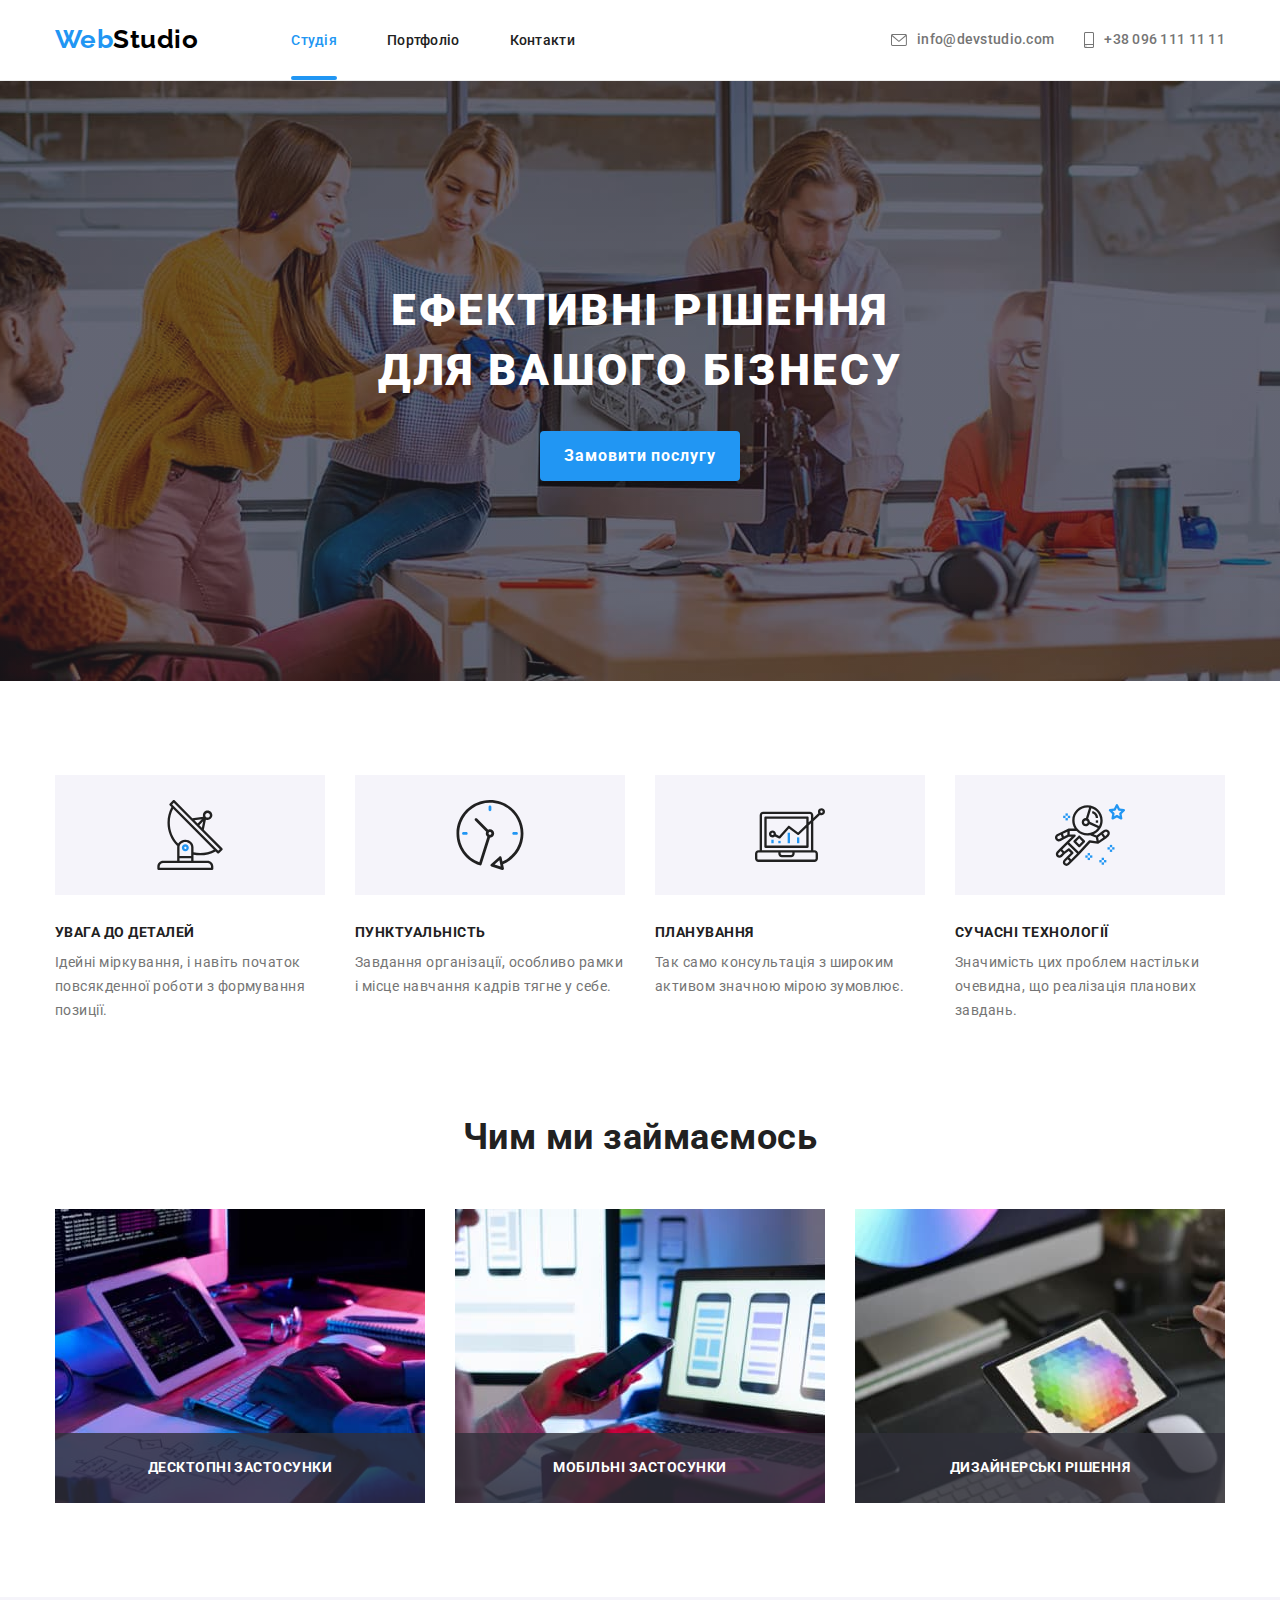
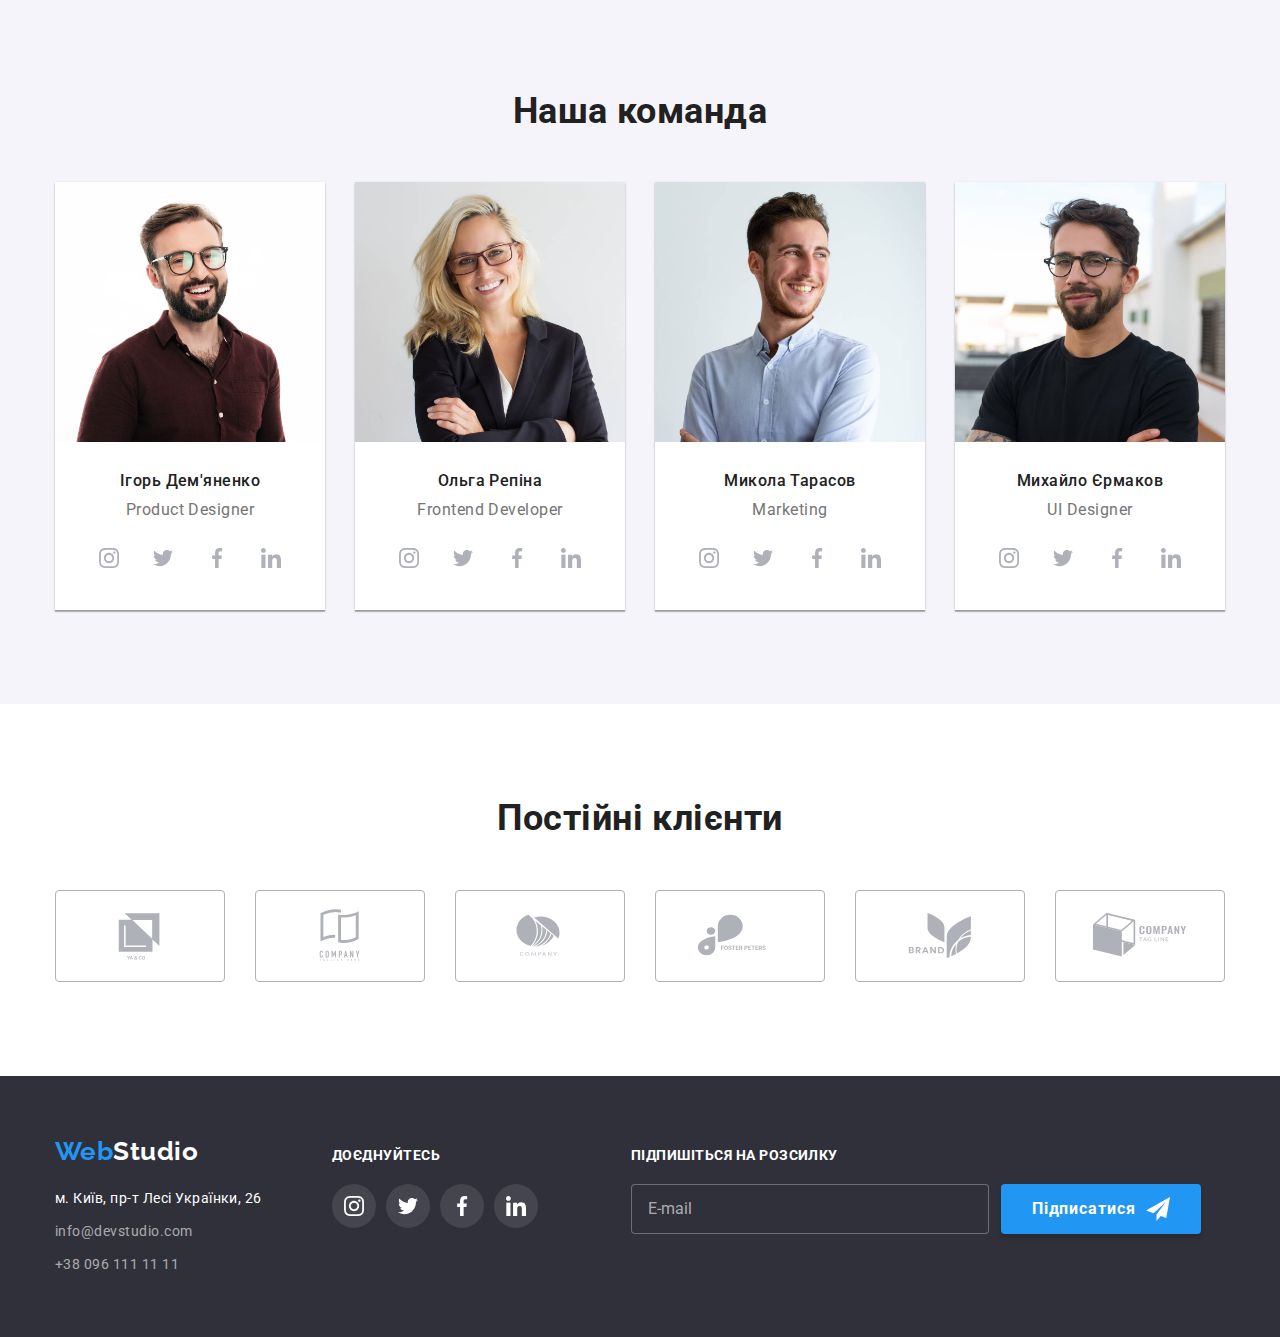
<file: index.html>
<!DOCTYPE html>
<html lang="ru">
  <head>
    <meta charset="UTF-8" />
    <meta http-equiv="X-UA-Compatible" content="IE=edge" />
    <meta name="viewport" content="width=device-width, initial-scale=1.0" />
    <title>WebStudio</title>

    <!-- шрифти -->
    <link rel="preconnect" href="https://fonts.googleapis.com" />
    <link rel="preconnect" href="https://fonts.gstatic.com" crossorigin />
    <link
      rel="stylesheet"
      href="https://fonts.googleapis.com/css2?family=Raleway:wght@700&family=Roboto:wght@400;500;700;900&display=swap"
    />

    <!-- стилі -->
    <link rel="stylesheet" href="./css/modern-normalize.css" />
    <link rel="stylesheet" href="./css/main.min.css" />
    <!-- <link rel="stylesheet" href="./css/styles.css" /> -->
  </head>

  <body>
    <!-- верхній рядок -->
    <header class="header">
      <div class="container">
        <!-- Навігація-->
        <nav class="nav">
          <!-- логотип -->
          <a href="./" class="logo nav__logo">
            Web<span class="logo__dark">Studio</span>
          </a>

          <!-- Меню -->
          <ul class="menu">
            <li class="menu__item">
              <a href="./" class="menu__link menu__link--current">Студія</a>
            </li>

            <li class="menu__item">
              <a href="./portfolio.html" class="menu__link"> Портфоліо </a>
            </li>
            <li class="menu__item">
              <a href="./" class="menu__link">Контакти</a>
            </li>
          </ul>

          <!-- Контакти  в хедері-->
          <ul class="contacts">
            <li class="contacts__item">
              <a href="mailto:info@devstudio.com" class="contacts__link">
                <svg class="contacts__icon" width="16" height="12">
                  <use href="./images/background/icons.svg#email"></use>
                </svg>
                info@devstudio.com
              </a>
            </li>
            <li class="contacs__item">
              <a href="tel:+380961111111" class="contacts__link">
                <svg class="contacts__icon" width="10" height="16">
                  <use href="./images/background/icons.svg#smartphone"></use>
                </svg>
                +38 096 111 11 11
              </a>
            </li>
          </ul>
        </nav>
      </div>
    </header>

    <main>
      <!-- Секція героя -->
      <section class="hero">
        <div class="container">
          <h1 class="hero__title">
            Ефективні рішення <br />
            для вашого бізнесу
          </h1>

          <button data-modal-open type="button" class="btn">
            Замовити послугу
          </button>
        </div>
      </section>

      <!-- особливості  -->
      <section class="section">
        <div class="container">
          <h2 class="section__title visually-hidden">
            Наші особливості - hidden tag
          </h2>

          <ul class="features">
            <li class="features__item">
              <div class="features__icon-box">
                <svg class="features__icon">
                  <use href="./images/background/icons.svg#antenna"></use>
                </svg>
              </div>
              <h3 class="features__title">Увага до деталей</h3>
              <p class="features__text">
                Ідейні міркування, і навіть початок повсякденної роботи з
                формування позиції.
              </p>
            </li>

            <li class="features__item">
              <div class="features__icon-box">
                <svg class="features__icon">
                  <use href="./images/background/icons.svg#clock"></use>
                </svg>
              </div>
              <h3 class="features__title">Пунктуальність</h3>
              <p class="features__text">
                Завдання організації, особливо рамки і місце навчання кадрів
                тягне у себе.
              </p>
            </li>

            <li class="features__item">
              <div class="features__icon-box">
                <svg class="features__icon">
                  <use href="./images/background/icons.svg#diagram"></use>
                </svg>
              </div>
              <h3 class="features__title">Планування</h3>
              <p class="features__text">
                Так само консультація з широким активом значною мірою зумовлює.
              </p>
            </li>

            <li class="features__item">
              <div class="features__icon-box">
                <svg class="features__icon">
                  <use href="./images/background/icons.svg#astronaut"></use>
                </svg>
              </div>
              <h3 class="features__title">Сучасні технології</h3>
              <p class="features__text">
                Значимість цих проблем настільки очевидна, що реалізація
                планових завдань.
              </p>
            </li>
          </ul>
        </div>
      </section>

      <!-- чим ми займаємось -->
      <section class="section section--null-padding-top">
        <div class="container">
          <h2 class="section__title">Чим ми займаємось</h2>
          <!-- блок світлин -->
          <ul class="offers">
            <li class="offers__item">
              <div class="offers__icon-box">
                <img
                  src="./images/codding.jpg"
                  alt="розробка"
                  width="370"
                  height="294"
                />
                <p class="offers__text">Десктопні застосунки</p>
              </div>
            </li>

            <li class="offers__item">
              <div class="offers__icon-box">
                <img
                  src="./images/android.jpg"
                  alt="мобільні додатки"
                  width="370"
                  height="294"
                />
                <p class="offers__text">Мобільні застосунки</p>
              </div>
            </li>

            <li class="offers__item">
              <div class="offers__icon-box">
                <img
                  src="./images/design.jpg"
                  alt="дизайн"
                  width="370"
                  height="294"
                />
                <p class="offers__text">Дизайнерські рішення</p>
              </div>
            </li>
          </ul>
        </div>
      </section>

      <!-- наша команда -->
      <section class="section section--bg-grey">
        <div class="container">
          <h2 class="section__title">Наша команда</h2>
          <!-- блок карток співробітників -->
          <ul class="employee">
            <li class="employee__item">
              <img
                src="./images/igor-demyanenko-PS1050x1010px-squoosh.jpg"
                alt="Ігор"
                width="270"
                height="260"
              />
              <div class="employee__container">
                <h3 class="employee__title">Ігорь Дем'яненко</h3>
                <p class="employee__text">Product Designer</p>

                <ul class="socials">
                  <li class="socials__item">
                    <a
                      class="socials__link"
                      href="https://www.instagram.com/"
                      target="_blank"
                      rel="noreferrer noopener nofollow"
                    >
                      <svg class="socials__icon">
                        <use
                          href="./images/background/icons.svg#instagram"
                        ></use>
                      </svg>
                    </a>
                  </li>

                  <li class="socials__item">
                    <a
                      class="socials__link"
                      href="https://twitter.com"
                      target="_blank"
                      rel="noreferrer noopener nofollow"
                    >
                      <svg class="socials__icon">
                        <use href="./images/background/icons.svg#twitter"></use>
                      </svg>
                    </a>
                  </li>

                  <li class="socials__item">
                    <a
                      class="socials__link"
                      href="https://www.facebook.com/"
                      target="_blank"
                      rel="noreferrer noopener nofollow"
                    >
                      <svg class="socials__icon">
                        <use
                          href="./images/background/icons.svg#facebook"
                        ></use>
                      </svg>
                    </a>
                  </li>

                  <li class="socials__item">
                    <a
                      class="socials__link"
                      href="https://www.linkedin.com/"
                      target="_blank"
                      rel="noreferrer noopener nofollow"
                    >
                      <svg class="socials__icon">
                        <use
                          href="./images/background/icons.svg#linkedin"
                        ></use>
                      </svg>
                    </a>
                  </li>
                </ul>
              </div>
            </li>

            <li class="employee__item">
              <img
                src="./images/olga-repina-PS1050x1010-squoosh.jpg"
                alt="Ольга"
                width="270"
                height="260"
              />
              <div class="employee__container">
                <h3 class="employee__title">Ольга Репіна</h3>
                <p class="employee__text">Frontend Developer</p>
                <ul class="socials">
                  <li class="socials__item">
                    <a
                      class="socials__link"
                      href="https://www.instagram.com/"
                      target="_blank"
                      rel="noreferrer noopener nofollow"
                    >
                      <svg class="socials__icon">
                        <use
                          href="./images/background/icons.svg#instagram"
                        ></use>
                      </svg>
                    </a>
                  </li>

                  <li class="socials__item">
                    <a
                      class="socials__link"
                      href="https://twitter.com"
                      target="_blank"
                      rel="noreferrer noopener nofollow"
                    >
                      <svg class="socials__icon">
                        <use href="./images/background/icons.svg#twitter"></use>
                      </svg>
                    </a>
                  </li>

                  <li class="socials__item">
                    <a
                      class="socials__link"
                      href="https://www.facebook.com/"
                      target="_blank"
                      rel="noreferrer noopener nofollow"
                    >
                      <svg class="socials__icon">
                        <use
                          href="./images/background/icons.svg#facebook"
                        ></use>
                      </svg>
                    </a>
                  </li>

                  <li class="socials__item">
                    <a
                      class="socials__link"
                      href="https://www.linkedin.com/"
                      target="_blank"
                      rel="noreferrer noopener nofollow"
                    >
                      <svg class="socials__icon">
                        <use
                          href="./images/background/icons.svg#linkedin"
                        ></use>
                      </svg>
                    </a>
                  </li>
                </ul>
              </div>
            </li>

            <li class="employee__item">
              <img
                src="./images/nikolay-tarasov-PS1050x1010px-squoosh.jpg"
                alt="Микола"
                width="270"
                height="260"
              />
              <div class="employee__container">
                <h3 class="employee__title">Микола Тарасов</h3>
                <p class="employee__text">Marketing</p>
                <ul class="socials">
                  <li class="socials__item">
                    <a
                      class="socials__link"
                      href="https://www.instagram.com/"
                      target="_blank"
                      rel="noreferrer noopener nofollow"
                    >
                      <svg class="socials__icon">
                        <use
                          href="./images/background/icons.svg#instagram"
                        ></use>
                      </svg>
                    </a>
                  </li>

                  <li class="socials__item">
                    <a
                      class="socials__link"
                      href="https://twitter.com"
                      target="_blank"
                      rel="noreferrer noopener nofollow"
                    >
                      <svg class="socials__icon">
                        <use href="./images/background/icons.svg#twitter"></use>
                      </svg>
                    </a>
                  </li>

                  <li class="socials__item">
                    <a
                      class="socials__link"
                      href="https://www.facebook.com/"
                      target="_blank"
                      rel="noreferrer noopener nofollow"
                    >
                      <svg class="socials__icon">
                        <use
                          href="./images/background/icons.svg#facebook"
                        ></use>
                      </svg>
                    </a>
                  </li>

                  <li class="socials__item">
                    <a
                      class="socials__link"
                      href="https://www.linkedin.com/"
                      target="_blank"
                      rel="noreferrer noopener nofollow"
                    >
                      <svg class="socials__icon">
                        <use
                          href="./images/background/icons.svg#linkedin"
                        ></use>
                      </svg>
                    </a>
                  </li>
                </ul>
              </div>
            </li>

            <li class="employee__item">
              <img
                src="./images/mikhail-yermakov-PS1050x1010px-squoosh.jpg"
                alt="Михайло"
                width="270"
                height="260"
              />
              <div class="employee__container">
                <h3 class="employee__title">Михайло Єрмаков</h3>
                <p class="employee__text">UI Designer</p>
                <ul class="socials">
                  <li class="socials__item">
                    <a
                      class="socials__link"
                      href="https://www.instagram.com/"
                      target="_blank"
                      rel="noreferrer noopener nofollow"
                    >
                      <svg class="socials__icon">
                        <use
                          href="./images/background/icons.svg#instagram"
                        ></use>
                      </svg>
                    </a>
                  </li>

                  <li class="socials__item">
                    <a
                      class="socials__link"
                      href="https://twitter.com"
                      target="_blank"
                      rel="noreferrer noopener nofollow"
                    >
                      <svg class="socials__icon">
                        <use href="./images/background/icons.svg#twitter"></use>
                      </svg>
                    </a>
                  </li>

                  <li class="socials__item">
                    <a
                      class="socials__link"
                      href="https://www.facebook.com/"
                      target="_blank"
                      rel="noreferrer noopener nofollow"
                    >
                      <svg class="socials__icon">
                        <use
                          href="./images/background/icons.svg#facebook"
                        ></use>
                      </svg>
                    </a>
                  </li>

                  <li class="socials__item">
                    <a
                      class="socials__link"
                      href="https://www.linkedin.com/"
                      target="_blank"
                      rel="noreferrer noopener nofollow"
                    >
                      <svg class="socials__icon">
                        <use
                          href="./images/background/icons.svg#linkedin"
                        ></use>
                      </svg>
                    </a>
                  </li>
                </ul>
              </div>
            </li>
          </ul>
        </div>
      </section>

      <!-- постійні клієнти -->
      <section class="section">
        <div class="container">
          <h2 class="section__title">Постійні клієнти</h2>

          <ul class="customers">
            <li class="customers__item">
              <a
                class="customers__link"
                href="https://minusrus.com/"
                target="_blank"
                rel="noreferrer noopener nofollow"
              >
                <svg class="customers__icon">
                  <use href="./images/background/icons.svg#comp1"></use>
                </svg>
              </a>
            </li>
            <li class="customers__item">
              <a
                class="customers__link"
                href="https://minusrus.com/"
                target="_blank"
                rel="noreferrer noopener nofollow"
              >
                <svg class="customers__icon">
                  <use href="./images/background/icons.svg#comp2"></use>
                </svg>
              </a>
            </li>
            <li class="customers__item">
              <a
                class="customers__link"
                href="https://minusrus.com/"
                target="_blank"
                rel="noreferrer noopener nofollow"
              >
                <svg class="customers__icon">
                  <use href="./images/background/icons.svg#comp3"></use>
                </svg>
              </a>
            </li>
            <li class="customers__item">
              <a
                class="customers__link"
                href="https://minusrus.com/"
                target="_blank"
                rel="noreferrer noopener nofollow"
              >
                <svg class="customers__icon">
                  <use href="./images/background/icons.svg#comp4"></use>
                </svg>
              </a>
            </li>
            <li class="customers__item">
              <a
                class="customers__link"
                href="https://minusrus.com/"
                target="_blank"
                rel="noreferrer noopener nofollow"
              >
                <svg class="customers__icon">
                  <use href="./images/background/icons.svg#comp5"></use>
                </svg>
              </a>
            </li>
            <li class="customers__item">
              <a
                class="customers__link"
                href="https://minusrus.com/"
                target="_blank"
                rel="noreferrer noopener nofollow"
              >
                <svg class="customers__icon">
                  <use href="./images/background/icons.svg#comp6"></use>
                </svg>
              </a>
            </li>
          </ul>
        </div>
      </section>
    </main>

    <!-- footer -->
    <footer class="footer">
      <div class="container">
        <!-- група у три стовпчики -->
        <div class="footer__columns">
          <!-- Стовпчик №1 - контакти -->
          <div class="footer__contats-box">
            <a href="./" class="logo footer__logo"
              >Web<span class="logo__light">Studio</span></a
            >

            <address class="address">
              <ul>
                <li class="address__item">
                  <a
                    href="https://goo.gl/maps/csTUW6vFvjiGMf6m9"
                    class="address__link"
                    target="_blank"
                    rel="noreferrer noopener nofollow"
                    >м. Київ, пр-т Лесі Українки, 26</a
                  >
                </li>

                <li class="address__item">
                  <a
                    href="mailto:info@devstudio.com"
                    class="address__link address__link--contact"
                    >info@devstudio.com</a
                  >
                </li>

                <li class="address__item">
                  <a
                    href="tel:+380961111111"
                    class="address__link address__link--contact"
                    >+38 096 111 11 11</a
                  >
                </li>
              </ul>
            </address>
          </div>

          <!-- Стовпчик №2 Соцпережі -->
          <div class="footer__socials-box">
            <h3 class="footer__title">Доєднуйтесь</h3>

            <ul class="socials">
              <li class="socials__item">
                <a
                  class="socials__link socials__link--footer-colorize"
                  href="https://www.instagram.com/"
                  target="_blank"
                  rel="noreferrer noopener nofollow"
                >
                  <svg class="socials__icon">
                    <use href="./images/background/icons.svg#instagram"></use>
                  </svg>
                </a>
              </li>

              <li class="socials__item">
                <a
                  class="socials__link socials__link--footer-colorize"
                  href="https://twitter.com"
                  target="_blank"
                  rel="noreferrer noopener nofollow"
                >
                  <svg class="socials__icon">
                    <use href="./images/background/icons.svg#twitter"></use>
                  </svg>
                </a>
              </li>

              <li class="socials__item">
                <a
                  class="socials__link socials__link--footer-colorize"
                  href="https://www.facebook.com/"
                  target="_blank"
                  rel="noreferrer noopener nofollow"
                >
                  <svg class="socials__icon">
                    <use href="./images/background/icons.svg#facebook"></use>
                  </svg>
                </a>
              </li>

              <li class="socials__item">
                <a
                  class="socials__link socials__link--footer-colorize"
                  href="https://www.linkedin.com/"
                  target="_blank"
                  rel="noreferrer noopener nofollow"
                >
                  <svg class="socials__icon">
                    <use href="./images/background/icons.svg#linkedin"></use>
                  </svg>
                </a>
              </li>
            </ul>
          </div>

          <!-- Стовпчик №3 Підписка -->
          <form class="footer__subscribe-box">
            <div class="footer__subscribe-field">
              <label for="subscribe" class="footer__title"
                >Підпишіться на розсилку</label
              >
              <input
                type="email"
                name="subscribe"
                id="subscribe"
                placeholder="E-mail"
                class="footer__subscribe-input"
              />
            </div>

            <div>
              <button type="submit" class="btn footer__btn">
                Підписатися
                <svg class="btn__subscribe-icon">
                  <use
                    href="./images/background/icons.svg#footer-subscribe-button"
                  ></use>
                </svg>
              </button>
            </div>
          </form>
        </div>
      </div>
    </footer>

    <!-- ========== МОДАЛЬНЕ ВІКНО ========== -->
    <!-- Оверлей модального вікна -->
    <div class="backdrop is-hidden" data-modal>
      <form autocomplete="on" class="modal">
        <p class="modal__header">Залиште свої дані, ми вам передзвонимо</p>

        <div class="modal__fields">
          <label class="modal__label"
            ><span class="modal__text">Ім'я*</span>
            <span class="modal__input-box">
              <input
                type="text"
                name="user_name"
                class="modal__input"
                required
                minlength="2"
                pattern="^[a-zA-Zа-яА-ЯіІїЇ']+$"
                title="символи латиниці або кирилиці"
                placeholder=" "
              />
              <svg class="modal__icon">
                <use href="./images/background/icons.svg#modal-person"></use>
              </svg>
            </span>
          </label>

          <label class="modal__label"
            ><span class="modal__text">Телефон*</span>
            <span class="modal__input-box">
              <input
                type="tel"
                name="user_phone"
                class="modal__input"
                required
                pattern="380 [0-9]{2} [0-9]{3} [0-9]{4}"
                title="380 xx xxx xxxx"
                placeholder=" "
              />
              <svg class="modal__icon">
                <use href="./images/background/icons.svg#modal-phone"></use>
              </svg>
            </span>
          </label>

          <label class="modal__label"
            ><span class="modal__text">Пошта</span>
            <span class="modal__input-box">
              <input type="email" name="user_email" class="modal__input" />
              <svg class="modal__icon">
                <use href="./images/background/icons.svg#modal-email"></use>
              </svg>
            </span>
          </label>

          <label class="modal__label"
            ><span class="modal__text">Коментар</span>
            <span class="modal__input-box">
              <textarea
                name="user_comment"
                placeholder="Введіть текст"
                class="modal__input modal__input--textarea"
              ></textarea>
            </span>
          </label>
        </div>

        <label class="agreement__label">
          <!-- value="accept" не обов'язково, тому що чекбокс тільки один і його не треба персоналізовувати серез інших чекбоксів -->
          <input
            type="checkbox"
            name="accepting"
            value="accept"
            class="agreement__checkbox visually-hidden"
          />
          <!-- Варіант від Олеексія Репіна -->
          <!-- <span class="fake-checkbox"></span> -->
          <svg class="agreement__icon">
            <use href="./images/background/icons.svg#modal-checked"></use>
          </svg>
          <span class="agreement__text"
            >Погоджуюся з розсилкою та приймаю
            <a href="" class="agreement__terms-link">Умови договору</a>
          </span>
        </label>

        <button type="submit" class="btn">Відправити</button>

        <button data-modal-close type="button" class="btn-close">
          <svg class="btn-close__icon">
            <use href="./images/background/icons.svg#btn-close"></use>
          </svg>
        </button>
      </form>
    </div>

    <!-- скріпт для модельного вікна -->
    <script src="./js/modal.js"></script>
    <!--  data-modal-open - на кнопку відкриття модального вікна.
          data-modal-close - на кнопку закриття модального вікна.
          data-modal - на бекдроп модального вікна. -->
  </body>
</html>
</file>
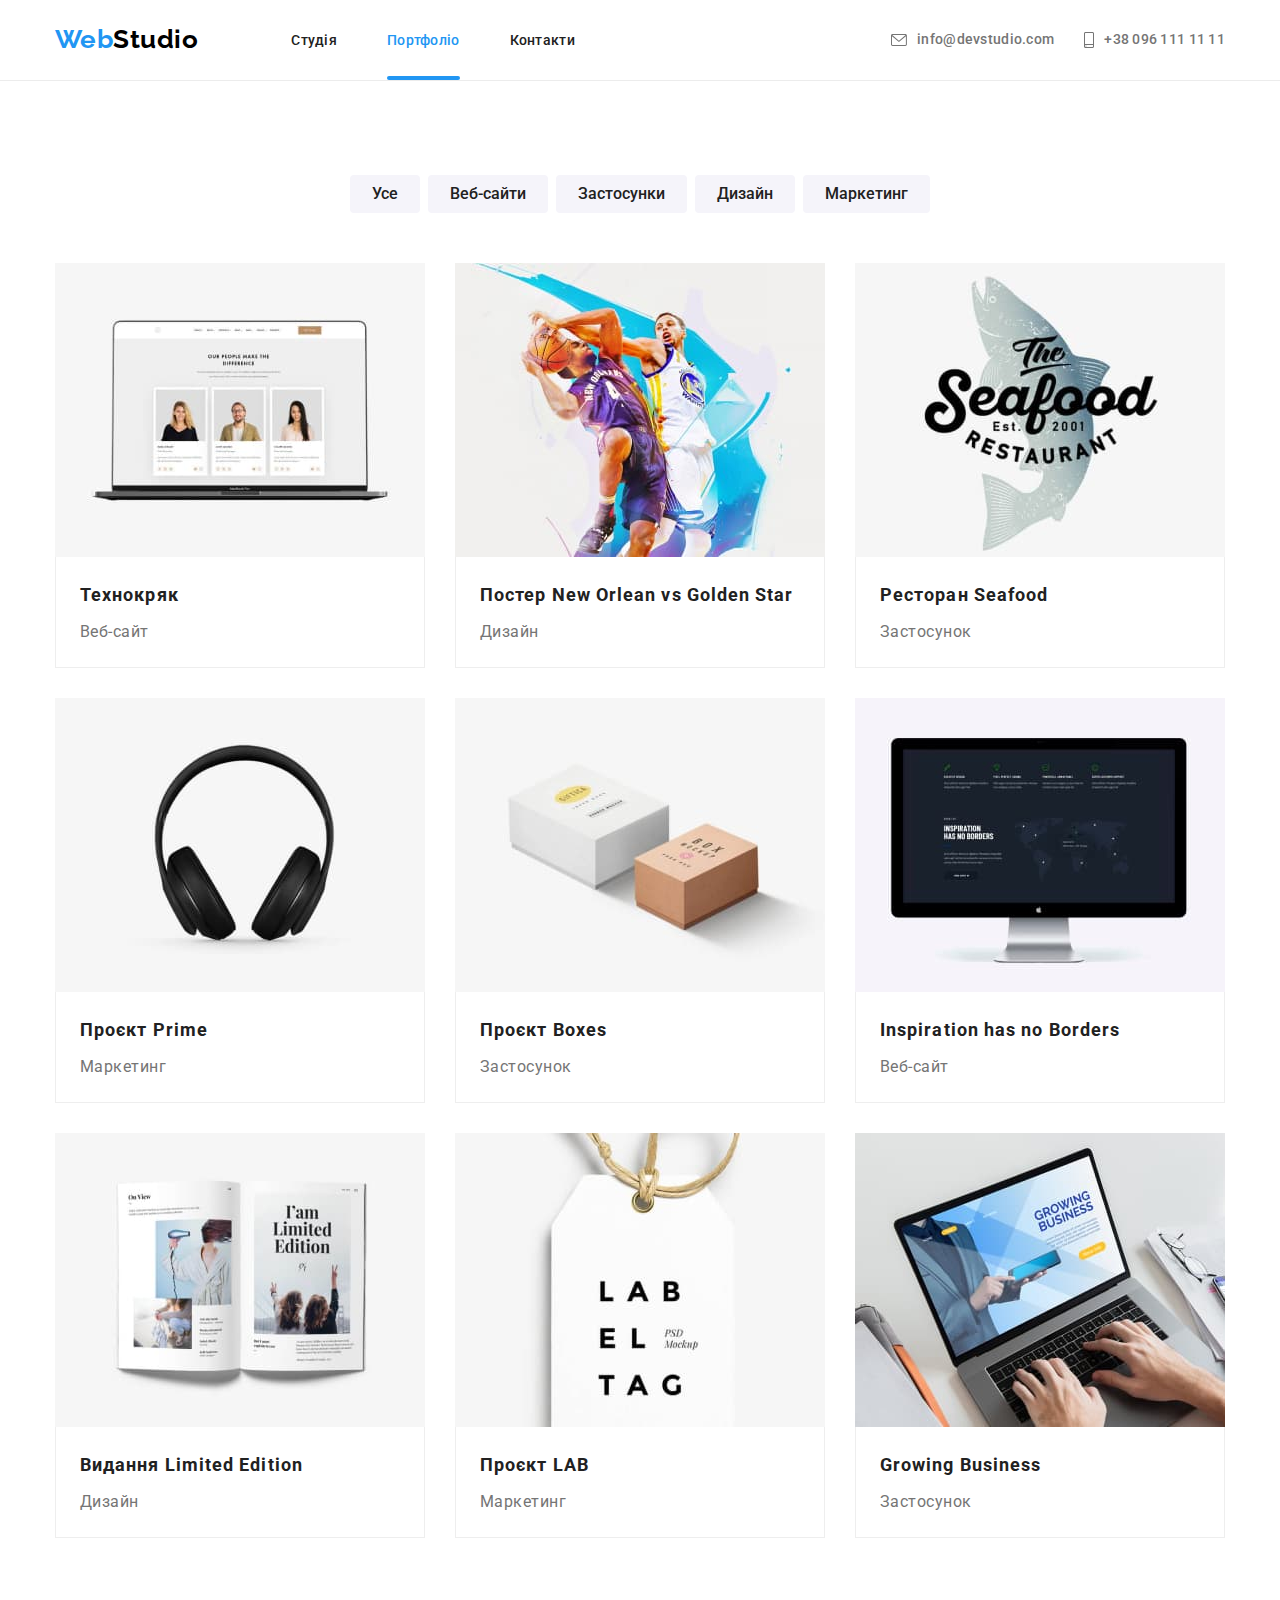
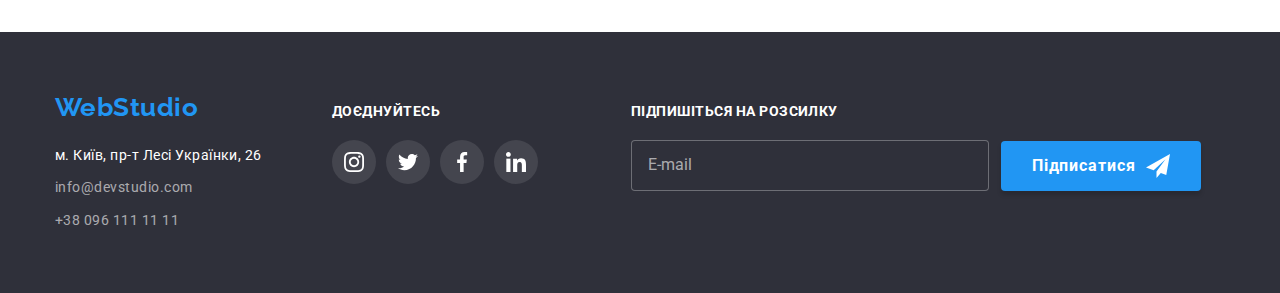
<file: portfolio.html>
<!DOCTYPE html>
<html lang="ru">
  <head>
    <meta charset="UTF-8" />
    <meta http-equiv="X-UA-Compatible" content="IE=edge" />
    <meta name="viewport" content="width=device-width, initial-scale=1.0" />
    <title>WebStudio</title>

    <!-- шрифти -->
    <link rel="preconnect" href="https://fonts.googleapis.com" />
    <link rel="preconnect" href="https://fonts.gstatic.com" crossorigin />
    <link
      rel="stylesheet"
      href="https://fonts.googleapis.com/css2?family=Raleway:wght@700&family=Roboto:wght@400;500;700;900&display=swap"
    />

    <!-- стилі -->
    <link rel="stylesheet" href="./css/modern-normalize.css" />
    <link rel="stylesheet" href="./css/main.min.css" />
    <!-- <link rel="stylesheet" href="./css/styles.css" /> -->
  </head>

  <body>
    <!-- верхній рядок -->
    <header class="header">
      <div class="container">
        <!-- Навігація-->
        <nav class="nav">
          <!-- логотип -->
          <a href="./" class="logo nav__logo">
            Web<span class="logo__dark">Studio</span>
          </a>

          <!-- Меню -->
          <ul class="menu">
            <li class="menu__item">
              <a href="./" class="menu__link">Студія</a>
            </li>

            <li class="menu__item">
              <a href="./portfolio.html" class="menu__link menu__link--current">
                Портфоліо
              </a>
            </li>
            <li class="menu__item">
              <a href="./" class="menu__link">Контакти</a>
            </li>
          </ul>

          <!-- Контакти  в хедері-->
          <ul class="contacts">
            <li class="contacts__item">
              <a href="mailto:info@devstudio.com" class="contacts__link">
                <svg class="contacts__icon" width="16" height="12">
                  <use href="./images/background/icons.svg#email"></use>
                </svg>
                info@devstudio.com
              </a>
            </li>
            <li class="contacs__item">
              <a href="tel:+380961111111" class="contacts__link">
                <svg class="contacts__icon" width="10" height="16">
                  <use href="./images/background/icons.svg#smartphone"></use>
                </svg>
                +38 096 111 11 11
              </a>
            </li>
          </ul>
        </nav>
      </div>
    </header>

    <main>
      <section class="section">
        <div class="container">
          <h1 class="visually-hidden">Приклади наших робіт - hidden tag</h1>

          <!-- todo тут мають бути радіо-кнопки замість звичайних buttons -->
          <ul class="filter-btns">
            <li class="filter-btns__item">
              <button type="button" class="filter-btns__btn">Усе</button>
            </li>
            <li class="filter-btns__item">
              <button type="button" class="filter-btns__btn">Веб-сайти</button>
            </li>
            <li class="filter-btns__item">
              <button type="button" class="filter-btns__btn">Застосунки</button>
            </li>
            <li class="filter-btns__item">
              <button type="button" class="filter-btns__btn">Дизайн</button>
            </li>
            <li class="filter-btns__item">
              <button type="button" class="filter-btns__btn">Маркетинг</button>
            </li>
          </ul>

          <!-- Зразки робіт (картки)  -->
          <ul class="cards">
            <li class="cards__item">
              <a class="cards__link" href="">
                <div class="cards__animation">
                  <img
                    src="./images/portfolio/technocrack.jpg"
                    alt="Технокряк"
                    width="370"
                    height="294"
                  />
                  <p class="cards__text">
                    Ресурс пропонує комплексні пропозиції з різним рівнем
                    функціоналу та серсвісів. Все це дає можливість відвідувачу
                    отримати вичерпні відомості про компанію чи приватну особу.
                  </p>
                </div>

                <div class="cards__frame">
                  <h2 class="cards__title">Технокряк</h2>
                  <p class="cards__description">Веб-сайт</p>
                </div>
              </a>
            </li>
            <li class="cards__item">
              <a class="cards__link" href="">
                <div class="cards__animation">
                  <img
                    src="./images/portfolio/new-orlean.jpg"
                    alt="New Orlean"
                    width="370"
                    height="294"
                  />
                  <p class="cards__text">
                    Ресурс пропонує комплексні пропозиції з різним рівнем
                    функціоналу та серсвісів. Все це дає можливість відвідувачу
                    отримати вичерпні відомості про компанію чи приватну особу.
                  </p>
                </div>
                <div class="cards__frame">
                  <h2 class="cards__title">Постер New Orlean vs Golden Star</h2>
                  <p class="cards__description">Дизайн</p>
                </div>
              </a>
            </li>
            <li class="cards__item">
              <a class="cards__link" href="">
                <div class="cards__animation">
                  <img
                    src="./images/portfolio/seafood.jpg"
                    alt="Seafood"
                    width="370"
                    height="294"
                  />
                  <p class="cards__text">
                    Ресурс пропонує комплексні пропозиції з різним рівнем
                    функціоналу та серсвісів. Все це дає можливість відвідувачу
                    отримати вичерпні відомості про компанію чи приватну особу.
                  </p>
                </div>
                <div class="cards__frame">
                  <h2 class="cards__title">Ресторан Seafood</h2>
                  <p class="cards__description">Застосунок</p>
                </div>
              </a>
            </li>
            <li class="cards__item">
              <a class="cards__link" href="">
                <div class="cards__animation">
                  <img
                    src="./images/portfolio/prime.jpg"
                    alt="Prime"
                    width="370"
                    height="294"
                  />
                  <p class="cards__text">
                    Ресурс пропонує комплексні пропозиції з різним рівнем
                    функціоналу та серсвісів. Все це дає можливість відвідувачу
                    отримати вичерпні відомості про компанію чи приватну особу.
                  </p>
                </div>
                <div class="cards__frame">
                  <h2 class="cards__title">Проєкт Prime</h2>
                  <p class="cards__description">Маркетинг</p>
                </div>
              </a>
            </li>
            <li class="cards__item">
              <a class="cards__link" href="">
                <div class="cards__animation">
                  <img
                    src="./images/portfolio/boxes.jpg"
                    alt="Boxes"
                    width="370"
                    height="294"
                  />
                  <p class="cards__text">
                    Ресурс пропонує комплексні пропозиції з різним рівнем
                    функціоналу та серсвісів. Все це дає можливість відвідувачу
                    отримати вичерпні відомості про компанію чи приватну особу.
                  </p>
                </div>
                <div class="cards__frame">
                  <h2 class="cards__title">Проєкт Boxes</h2>
                  <p class="cards__description">Застосунок</p>
                </div>
              </a>
            </li>
            <li class="cards__item">
              <a class="cards__link" href="">
                <div class="cards__animation">
                  <img
                    src="./images/portfolio/inspiration-borders.jpg"
                    alt="Inspiration Borders"
                    width="370"
                    height="294"
                  />
                  <p class="cards__text">
                    Ресурс пропонує комплексні пропозиції з різним рівнем
                    функціоналу та серсвісів. Все це дає можливість відвідувачу
                    отримати вичерпні відомості про компанію чи приватну особу.
                  </p>
                </div>
                <div class="cards__frame">
                  <h2 class="cards__title">Inspiration has no Borders</h2>
                  <p class="cards__description">Веб-сайт</p>
                </div>
              </a>
            </li>
            <li class="cards__item">
              <a class="cards__link" href="">
                <div class="cards__animation">
                  <img
                    src="./images/portfolio/limited-edition.jpg"
                    alt="Limited Edition"
                    width="370"
                    height="294"
                  />
                  <p class="cards__text">
                    Ресурс пропонує комплексні пропозиції з різним рівнем
                    функціоналу та серсвісів. Все це дає можливість відвідувачу
                    отримати вичерпні відомості про компанію чи приватну особу.
                  </p>
                </div>
                <div class="cards__frame">
                  <h2 class="cards__title">Видання Limited Edition</h2>
                  <p class="cards__description">Дизайн</p>
                </div>
              </a>
            </li>
            <li class="cards__item">
              <a class="cards__link" href="">
                <div class="cards__animation">
                  <img
                    src="./images/portfolio/lab.jpg"
                    alt="LAB"
                    width="370"
                    height="294"
                  />
                  <p class="cards__text">
                    Ресурс пропонує комплексні пропозиції з різним рівнем
                    функціоналу та серсвісів. Все це дає можливість відвідувачу
                    отримати вичерпні відомості про компанію чи приватну особу.
                  </p>
                </div>
                <div class="cards__frame">
                  <h2 class="cards__title">Проєкт LAB</h2>
                  <p class="cards__description">Маркетинг</p>
                </div>
              </a>
            </li>
            <li class="cards__item">
              <a class="cards__link" href="">
                <div class="cards__animation">
                  <img
                    src="./images/portfolio/growing-business.jpg"
                    alt="Growing Business"
                    width="370"
                    height="294"
                  />
                  <p class="cards__text">
                    Ресурс пропонує комплексні пропозиції з різним рівнем
                    функціоналу та серсвісів. Все це дає можливість відвідувачу
                    отримати вичерпні відомості про компанію чи приватну особу.
                  </p>
                </div>
                <div class="cards__frame">
                  <h2 class="cards__title">Growing Business</h2>
                  <p class="cards__description">Застосунок</p>
                </div>
              </a>
            </li>
          </ul>
        </div>
      </section>
    </main>

    <!-- footer -->
    <footer class="footer">
      <div class="container">
        <!-- група у три стовпчики -->
        <div class="footer__columns">
          <!-- Стовпчик №1 - контакти -->
          <div class="footer__contats-box">
            <a href="./" class="logo footer__logo"
              >Web<span class="logo--negative">Studio</span></a
            >

            <address class="address">
              <ul>
                <li class="address__item">
                  <a
                    href="https://goo.gl/maps/csTUW6vFvjiGMf6m9"
                    class="address__link"
                    target="_blank"
                    rel="noreferrer noopener nofollow"
                    >м. Київ, пр-т Лесі Українки, 26</a
                  >
                </li>

                <li class="address__item">
                  <a
                    href="mailto:info@devstudio.com"
                    class="address__link address__link--contact"
                    >info@devstudio.com</a
                  >
                </li>

                <li class="address__item">
                  <a
                    href="tel:+380961111111"
                    class="address__link address__link--contact"
                    >+38 096 111 11 11</a
                  >
                </li>
              </ul>
            </address>
          </div>

          <!-- Стовпчик №2 Соцпережі -->
          <div class="footer__socials-box">
            <h3 class="footer__title">Доєднуйтесь</h3>

            <ul class="socials">
              <li class="socials__item">
                <a
                  class="socials__link socials__link--footer-colorize"
                  href="https://www.instagram.com/"
                  target="_blank"
                  rel="noreferrer noopener nofollow"
                >
                  <svg class="socials__icon">
                    <use href="./images/background/icons.svg#instagram"></use>
                  </svg>
                </a>
              </li>

              <li class="socials__item">
                <a
                  class="socials__link socials__link--footer-colorize"
                  href="https://twitter.com"
                  target="_blank"
                  rel="noreferrer noopener nofollow"
                >
                  <svg class="socials__icon">
                    <use href="./images/background/icons.svg#twitter"></use>
                  </svg>
                </a>
              </li>

              <li class="socials__item">
                <a
                  class="socials__link socials__link--footer-colorize"
                  href="https://www.facebook.com/"
                  target="_blank"
                  rel="noreferrer noopener nofollow"
                >
                  <svg class="socials__icon">
                    <use href="./images/background/icons.svg#facebook"></use>
                  </svg>
                </a>
              </li>

              <li class="socials__item">
                <a
                  class="socials__link socials__link--footer-colorize"
                  href="https://www.linkedin.com/"
                  target="_blank"
                  rel="noreferrer noopener nofollow"
                >
                  <svg class="socials__icon">
                    <use href="./images/background/icons.svg#linkedin"></use>
                  </svg>
                </a>
              </li>
            </ul>
          </div>

          <!-- Стовпчик №3 Підписка -->
          <form class="footer__subscribe-box">
            <div class="footer__subscribe-field">
              <label for="subscribe" class="footer__title"
                >Підпишіться на розсилку</label
              >
              <input
                type="email"
                name="subscribe"
                id="subscribe"
                placeholder="E-mail"
                class="footer__subscribe-input"
              />
            </div>

            <div>
              <button type="submit" class="btn footer__btn">
                Підписатися
                <svg class="btn__subscribe-icon">
                  <use
                    href="./images/background/icons.svg#footer-subscribe-button"
                  ></use>
                </svg>
              </button>
            </div>
          </form>
        </div>
      </div>
    </footer>
  </body>
</html>
</file>
<file: css/styles.css>
/* todo зафіксувати хедер */
/* todo анімувати градієнтом карртинки по ховеру */
/* todo перенос бекдропу */

/* ========== ЗМІННІ ========== */
:root {
	--brand-main-color: #2196f3;
	--brand-bg-color: #2F303A;
	--brand-black: #212121;
	--brand-grey: #757575;
	--brand-bg-grey: #F5F4FA;

	--btn-hover-color: #188CE8;
	--icons-grey: #AFB1B8;

	--logo-positive-color: #000;
	--logo-negative-color: #fff;

	--simple-white: #fff;

	--brand-font: "Roboto";
	--brand-letter-spacing: 0.03em;

	--brand-logo-font: 'Raleway';
	--transition: 250ms cubic-bezier(0.4, 0, 0.2, 1);
}

/* ========== /ЗМІННІ ========== */


/* ========== СКИДАННЯ СТИЛІВ ========== */
body {
	background-color: var(--simple-white);
	font-family: var(--brand-font), sans-serif;
	letter-spacing: var(--brand-letter-spacing);
	color: var(--brand-grey);
}

h1,
h2,
h3,
p {
	margin: 0;
	padding: 0;
}

img {
	display: block;
	max-width: 100%;
	height: auto;
}

/* Знімаю стилізацію з ul */
ul,
ol {
	margin: 0;
	padding: 0;
	list-style: none;
}

/* Знімаю стилізацію з <a> */
a {
	text-decoration: none;
}

/* Заборона зміну розміру в textarea */
textarea {
	resize: none;
}

button {
	box-sizing: border-box;
	cursor: pointer;
}

/* ========== /СКИДАННЯ СТИЛІВ ========== */


/* ========== КОМПОНЕНТИ ========== */
.visually-hidden {
	position: absolute;
	white-space: nowrap;
	width: 1px;
	height: 1px;
	overflow: hidden;
	border: 0;
	padding: 0;
	clip: rect(0 0 0 0);
	clip-path: inset(50%);
	margin: -1px;
}

/* .visually-hidden {
    position: fixed;
    transform: scale(0);
} */

/* === Кнопки === */
.btn {
	display: flex;
	justify-content: center;
	align-items: center;
	margin: auto;

	width: 200px;
	height: 50px;
	padding: 10px;
	border-radius: 4px;
	border: transparent;

	font-family: inherit;
	font-weight: 700;
	font-size: 16px;
	line-height: 1.88;
	letter-spacing: 0.06em;
	color: var(--simple-white);
	background-color: var(--brand-main-color);

	box-shadow: 0px 4px 4px rgba(0, 0, 0, 0.15);
	transition: background-color var(--transition);
}

.btn:hover,
.btn:focus {
	background-color: var(--btn-hover-color);
}

.btn__subscribe-icon {
	width: 24px;
	height: 24px;
	fill: currentColor;
	margin-left: 10px;
}

/* === /Кнопки === */

/* Контейнер */
.container {
	margin-left: auto;
	margin-right: auto;
	width: 1200px;
	padding-left: 15px;
	padding-right: 15px;
}

/* Секція */
.section {
	padding-top: 94px;
	padding-bottom: 94px;
}

.section__offers {
	padding-top: 0;
}

/* === Соціальні мережі === */
.socials {
	display: flex;
	justify-content: center;
}

.socials__item:not(:last-child) {
	margin-right: 10px;
}

.socials__link {
	display: flex;
	justify-content: center;
	align-items: center;
	height: 44px;
	width: 44px;
	border-radius: 50%;

	color: var(--icons-grey);
	background-color: var(--simple-white);
	transition: background-color var(--transition),
		color var(--transition);
}

.socials__link:hover,
.socials__link:focus {
	background-color: var(--brand-main-color);
	color: var(--simple-white);
}

.socials__icon {
	fill: currentColor;
	width: 20px;
	height: 20px;
}

.socials__link--footer-colorize {
	color: var(--simple-white);
	background-color: rgba(255, 255, 255, 0.1);
}

/* === /Соціальні мережі === */

/* оверлей (поки тільки на герої) */
.overlay {
	max-width: 1600px;
	/* height: 600px; */
	margin-left: auto;
	margin-right: auto;


	background-image:
		linear-gradient(rgba(47, 48, 58, 0.4),
			rgba(47, 48, 58, 0.4)),
		url("../images/background/hero-pic.jpg");
	background-repeat: no-repeat;
	background-position: center;
	background-size: cover;
	background-color: #C4C4C4;
}

/* ========== /КОМПОНЕНТИ ========== */


/* ========== ВЕРХНІЙ РЯДОК ========== */
.head-border {
	border-bottom: 1px solid #ECECEC;
}

.nav-panel {
	display: flex;
	/* для вирівнювання елементів у div */
}

/* навігація (лого+меню)*/
.nav {
	display: flex;
	align-items: center;
}

/* стилізація logo */
.logo {
	display: block;

	font-family: var(--brand-logo-font), sans-serif;
	font-weight: 700;
	font-size: 26px;
	line-height: 1.2;
	color: var(--brand-main-color);
}

.logo--positive {
	color: var(--logo-positive-color);
}

.logo--negative {
	color: var(--logo-negative-color);
}

/* ховер лого по всій площині у заголовку */
.nav__logo {
	padding-top: 24px;
	padding-bottom: 25px;
}

/* Меню */
.menu {
	display: flex;
	margin-left: 93px;
	user-select: none;
}

.menu__item:not(:last-child) {
	margin-right: 50px;
}

.menu__link {
	position: relative;
	padding-top: 32px;
	padding-bottom: 32px;

	font-weight: 500;
	font-size: 14px;
	line-height: 1.14;
	letter-spacing: 0.02em;
	color: var(--brand-black);
	transition: color var(--transition);
}

.menu__link::after {
	content: "";
	position: absolute;
	left: 0;
	bottom: 0px;

	width: 100%;
	height: 4px;
	border-radius: 2px;
	background-color: var(--brand-main-color);

	transform: scale(0);
	transition: transform var(--transition);
}

.menu__link:hover::after,
.menu__link:focus::after {
	transform: scale(1);
}

/* Підсвічування активної сторінки */
.current {
	color: var(--brand-main-color);
}

.current::after {
	transform: scale(1);
}

/* /Підсвічування активної сторінки */

/* Контакти в хедері */
.contacts {
	display: flex;
	margin-left: auto;
	align-items: center;
}

.contacts__item:not(:last-child) {
	margin-right: 30px;
}

.contacts__link {
	display: flex;
	align-items: center;

	padding-top: 22px;
	padding-bottom: 22px;

	font-weight: 500;
	font-size: 14px;
	line-height: 1.14;
	letter-spacing: 0.02em;
	color: var(--brand-grey);
	transition: color var(--transition);
}

.menu__link:hover,
.menu__link:focus,
.contacts__link:hover,
.contacts__link:focus {
	color: var(--brand-main-color);
}

.contacts__icon {
	margin-right: 10px;
	fill: currentColor;
}

/* ========== /ВЕРХНІЙ РЯДОК ========== */


/* ========== ГЕРОЙ ========== */
.hero {
	padding-top: 200px;
	padding-bottom: 200px;

	text-align: center;
	/* наслідується до дітей */
	background-color: var(--brand-bg-color);
}

.hero__title {
	margin-bottom: 30px;

	font-weight: 900;
	font-size: 44px;
	line-height: 1.36;
	letter-spacing: 0.06em;
	text-transform: uppercase;
	color: var(--simple-white);
}

/* ========== /ГЕРОЙ ========== */


/* ========== ОСОБЛИВОСТІ ========== */
.features {
	display: flex;
}

.features__item:not(:last-child) {
	margin-right: 30px;
}

.features__item {
	display: block;
	justify-content: center;
	align-items: center;
}

.features__icon-box {
	display: flex;
	justify-content: center;
	align-items: center;
	width: 270px;
	height: 120px;
	margin-bottom: 30px;

	background-color: var(--brand-bg-grey);
}

.features__icon {
	height: 70px;
	width: 70px;
}

.features__title {
	margin-bottom: 10px;
	font-weight: 700;
	font-size: 14px;
	line-height: 1.14;
	text-transform: uppercase;
	color: var(--brand-black);
}

.features__text {
	font-size: 14px;
	line-height: 1.71;
	color: var(--brand-grey);
}

/* ========== /ОСОБЛИВОСТІ ========== */


/* ========== ЧИМ МИ ЗАЙМАЄМОСЬ ========== */
.section__title {
	margin-bottom: 50px;

	font-weight: 700;
	font-size: 36px;
	line-height: 1.16;
	text-align: center;
	color: var(--brand-black);
}

.offers {
	display: flex;
	user-select: none;
}

.offers__item:not(:last-child) {
	margin-right: 30px;
}

.offers__icon-box {
	position: relative;
}

.offers__title {
	display: flex;
	align-items: center;
	justify-content: center;
	width: 100%;
	height: 70px;

	position: absolute;
	bottom: 0;
	left: 0;

	/* padding-top: 27px; */
	/* padding-bottom: 27px; */
	font-weight: 700;
	font-size: 14px;
	line-height: 1.14;
	text-transform: uppercase;
	color: var(--simple-white);

	background-color: rgba(47, 48, 58, 0.8);
}

/* ========== /ЧИМ МИ ЗАЙМАЄМОСЬ ========== */


/* ========== НАША КОМАНДА ========== */
.section__team {
	background-color: var(--brand-bg-grey);
}

.employee {
	display: flex;
}

.employee__item {
	align-items: center;

	background-color: var(--simple-white);
	box-shadow: 0px 1px 3px rgba(0, 0, 0, 0.12), 0px 1px 1px rgba(0, 0, 0, 0.14), 0px 2px 1px rgba(0, 0, 0, 0.2);
}

.employee__item:not(:last-child) {
	margin-right: 30px;
}

.employee__container {
	padding-top: 30px;
	padding-bottom: 30px;
}

.employee__name {
	text-align: center;
	margin-bottom: 10px;

	font-weight: 500;
	font-size: 16px;
	line-height: 1.18;
	color: var(--brand-black);
}

.employee__posiition {
	text-align: center;
	margin-bottom: 16px;

	font-size: 16px;
	line-height: 1.18;
	color: var(--brand-grey);
}

/* ========== /НАША КОМАНДА ========== */


/* ========== ПОСТІЙНІ КЛІЄНТИ ========== */
.customers {
	display: flex;
	justify-content: center;
	cursor: pointer;
}

.customers__icon-box:not(:last-child) {
	margin-right: 30px;
}

.customers__icon-box {
	display: flex;
	justify-content: center;
	align-items: center;

	cursor: pointer;
}

.customers__link {
	display: flex;
	justify-content: center;
	align-items: center;
	width: 170px;
	height: 92px;
	border: 1px solid var(--icons-grey);
	border-radius: 4px;
	color: var(--icons-grey);
	transition: color var(--transition),
		border var(--transition);
}

.customers__link:hover,
.customers__link:focus {
	color: var(--brand-main-color);
	border: 1px solid var(--brand-main-color);
}

.customers__icon {
	fill: currentColor;
	width: 106px;
	height: 60px;
}

/* ========== /ПОСТІЙНІ КЛІЄНТИ ========== */


/* ========== FOOTER ========== */
.footer {
	padding-top: 60px;
	padding-bottom: 60px;

	background-color: var(--brand-bg-color);
}

.footer__columns {
	align-items: baseline;
	display: flex;
}

.footer__contacts-box {
	flex-grow: 1;
}

.footer__logo {
	display: inline-block;
	margin-bottom: 20px;
}

.address {
	font-style: normal;
	font-size: 14px;
	line-height: 1.71;
}

.address__item:not(:last-child) {
	margin-bottom: 9px;
}

.address__link {
	color: var(--simple-white);
	transition: color var(--transition);
}

.address__link--contact {
	color: rgba(255, 255, 255, 0.6);
	/* transition: color var(--transition); */
}

/* * «С5» Текст контактів в !хедері! і !футері! змінює колір при ховері і фокусі. */
/* .address__link--contact:hover,
.address__link--contact:focus, */
.address__link:hover,
.address__link:focus {
	color: var(--brand-main-color);
}

.footer__socials-box {
	margin-left: 70px;
}

.footer__title {
	font-weight: 700;
	font-size: 14px;
	line-height: 1.14;
	text-transform: uppercase;
	margin-bottom: 20px;
	color: var(--simple-white);
}

.footer__subscribe-box {
	display: flex;
	margin-left: 93px;
	align-items: flex-end;
}

.footer__subscribe-field {
	display: flex;
	flex-direction: column;
}

.footer__subscribe-input {

	width: 358px;

	padding: 15px 16px;

	background-color: var(--brand-bg-color);
	border: 1px solid rgba(255, 255, 255, 0.3);
	border-radius: 4px;
	/* filter: drop-shadow(0px 4px 4px rgba(0, 0, 0, 0.15)); */

	color: var(--simple-white);
}

.footer__subscribe-input::placeholder {
	font-size: 16px;
	line-height: 1.25;
	color: rgba(255, 255, 255, 0.6);
}



.footer__btn {
	margin-left: 12px;
}

/* ========== /FOOTER ========== */


/* ! Portfolio styles (main) */
/* ========== ФІЛЬТР-КНОПКИ ========== */
/* todo Мають бути Радіо-кнопки */
.filter-btns {
	display: flex;
	justify-content: center;
	margin-bottom: 50px;
	user-select: none;
}

.filter-btns__btn {
	padding: 6px 22px;

	font-weight: 500;
	font-size: 16px;
	line-height: 1.62;
	color: var(--brand-black);
	background-color: var(--brand-bg-grey);
	border: transparent;
	border-radius: 4px;

	transition: color var(--transition),
		background-color var(--transition),
		box-shadow var(--transition);
}

.filter-btns__item:not(:last-child) {
	margin-right: 8px;
}

.filter-btns__btn:hover,
.filter-btns__btn:focus {
	color: var(--simple-white);
	background-color: var(--brand-main-color);
	box-shadow: 0px 3px 1px rgba(0, 0, 0, 0.1),
		0px 1px 2px rgba(0, 0, 0, 0.08),
		0px 2px 2px rgba(0, 0, 0, 0.12);
}

/* ========== /ФІЛЬТР-КНОПКИ ========== */


/* ========== ЗРАЗКИ РОБІТ (КАРТКИ) ========== */
.cards {
	display: flex;
	flex-wrap: wrap;
}

.cards__item:not(:nth-child(3n)) {
	margin-right: 30px;
}

.cards__item:not(:nth-last-child(-n+3)) {
	margin-bottom: 30px;
}

.cards__link {
	display: block;
	/* без цього не працює ховер. Чому? */
	transition: box-shadow var(--transition);
}

.cards__link:hover,
.cards__link:focus {
	box-shadow: 0px 1px 1px rgba(0, 0, 0, 0.12),
		0px 4px 4px rgba(0, 0, 0, 0.06),
		1px 4px 6px rgba(0, 0, 0, 0.16);
}

/* === Анімація по картці === */
.cards__animation {
	position: relative;

	/* ховаємо все, що виходить за рамки елементу */
	overflow: hidden;
}

.cards__animation::before {
	content: "";
	display: block;
	position: absolute;
	top: 0;
	left: 0;
	width: 100%;
	height: 100%;

	background-color: rgba(33, 150, 243, 0.9);

	opacity: 0;
	transform: translate(0, 100%);
	transition: transform var(--transition),
		opacity var(--transition);
}

.cards__text {
	display: flex;
	align-items: center;
	justify-content: center;

	position: absolute;
	top: 0;
	left: 0;
	width: 100%;
	height: 100%;

	padding: 24px;

	/* даємо тексту скролл, якщо буде переповнення контенту */
	overflow: auto;

	font-size: 18px;
	line-height: 1.56;
	color: var(--simple-white);

	opacity: 0;
	transform: translate(0, 100%);
	transition: transform var(--transition),
		opacity var(--transition);
}

.cards__link:hover .cards__animation::before,
.cards__link:focus .cards__animation::before,
.cards__link:hover .cards__text,
.cards__link:focus .cards__text {
	opacity: 1;
	transform: translate(0, 0);
}

/* === /Анімація по картці === */

/* * «B17» У картках на сторінці Портфоліо є рамка (властивість border), але тільки у нижній частині картки. */
.cards__frame {
	padding: 20px 24px;

	border-left: 1px solid #EEEEEE;
	border-right: 1px solid #EEEEEE;
	border-bottom: 1px solid #EEEEEE;
}

.cards__title {
	margin-bottom: 4px;

	font-weight: 700;
	font-size: 18px;
	line-height: 2;
	letter-spacing: 0.06em;
	color: var(--brand-black);
}

.cards__description {
	font-size: 16px;
	line-height: 1.88;
	color: var(--brand-grey);
}

/* ========== /ЗРАЗКИ РОБІТ (КАРТКИ) ========== */


/* ========== МОДАЛЬНЕ ВІКНО ========== */
/* Оверлей модального вікна */
.backdrop {
	position: fixed;
	top: 0;
	left: 0;
	width: 100%;
	height: 100%;
	background-color: rgba(0, 0, 0, 0.2);

	transition: opacity var(--transition),
		visibility var(--transition);
}

.backdrop.is-hidden {
	opacity: 0;
	visibility: hidden;
	pointer-events: none;
}

.backdrop.is-hidden .modal {
	transform: translate(-50%, -50%) scale(0.85);
	transition: transform var(--transition),
		visibility var(--transition);
}

/* /Оверлей модального вікна */

/* Головне вікно */
.modal {
	position: absolute;
	top: 50%;
	left: 50%;
	width: 528px;
	/* text-align: center; */
	padding: 40px;

	background-color: var(--simple-white);

	transform: translate(-50%, -50%) scale(1);
	transition: transform var(--transition);

	/* Заборона виділення текстуу, щоб не заважало користувачу */
	user-select: none;
}

/* === Кнопка закриття зверху праворуч === */
.btn-close {
	display: flex;
	justify-content: center;
	align-items: center;
	padding: 0;
	position: absolute;
	top: 8px;
	right: 8px;
	width: 30px;
	height: 30px;

	border-radius: 50%;
	border: 1px solid rgba(0, 0, 0, 0.1);
	background-color: var(--simple-white);

	transition: background-color var(--transition),
		color var(--transition);
}

.btn-close:hover,
.btn-close:focus {
	color: var(--brand-main-color);
}

.btn-close__icon {
	fill: currentColor;
	width: 18px;
	height: 18px;
	background-position: 50% 50%;
	background-origin: border-box;
}

/* === /Кнопка закриття зверху праворуч === */

/* Заголовок модального вікна*/
.modal__header {
	display: block;
	margin-bottom: 12px;

	font-weight: 700;
	font-size: 20px;
	line-height: 1.15;
	text-align: center;
	color: var(--brand-black);
}

/* Загальні стилі */
.modal__fields {
	margin-bottom: 20px;
	text-align: left;
}

/* === Стилі полів ввведення інформацції === */
.modal__item {
	display: flex;
	flex-direction: column;

	font-size: 12px;
	line-height: 1.67;
	letter-spacing: 0.01em;
	color: var(--brand-grey);
	transition: color var(--transition);
}

.modal__item:not(:last-child) {
	margin-bottom: 10px;
}

.modal__label {
	margin-bottom: 4px;
}

.modal__input-box {
	display: flex;
	flex-direction: column;
	position: relative;
	color: var(--brand-black);
}

.modal__input {
	padding: 12px 16px 12px 42px;

	font-size: 16px;
	line-height: 1.14;

	border: 1px solid;
	border-radius: 4px;
	border-color: rgba(33, 33, 33, 0.2);

	transition: border-color var(--transition);
}

.modal__input--textarea {
	padding: 12px 16px;
	height: 96px;
}

.modal__input--textarea::placeholder {
	color: rgba(117, 117, 117, 0.5);
	font-size: 12px;
	line-height: 1.167;
}

/* Іконки на полях введення */
.modal__icon {
	position: absolute;
	width: 18px;
	height: 18px;
	top: 50%;
	transform: translateY(-50%);
	left: 12px;

	fill: currentColor;
}

/* фарбуємо оутлайн полів вводу при ховері, фокусі і коли курсор у полі введення */
.modal__item:focus .modal__input,
.modal__item:hover .modal__input,
.modal__input:focus-within {
	/* border-color: var(--brand-main-color); */
	outline: 1px solid var(--brand-main-color);
}

/* фарбуємо іконки по ховеру і фокусу, а також коли курсор у полі введення */
.modal__item:focus-within .modal__icon,
.modal__item:focus .modal__icon,
.modal__item:hover .modal__icon {
	color: var(--brand-main-color);
}

/* === /Стилі полів ввведення інформацції === */

/* === Поле згоди з умовами === */
.agreement {
	display: flex;
	justify-content: center;
	align-items: center;
	margin-bottom: 30px;
	transition: color var(--transition);
}

/* Стилі для загального label */
.agreement__label {
	display: flex;
	align-items: center;
	color: transparent;
}

/* стилі іконки чекбоксу за замовчуванням */
.agreement__icon {
	display: flex;
	align-items: center;
	margin-right: 7px;

	width: 16px;
	height: 15px;

	fill: currentColor;

	border: 1px solid var(--brand-black);
	border-radius: 4px;
	transition: border-color var(--transition);
}

/* Стилі тексту "приймаю умови" */
.agreement__text {
	font-size: 14px;
	line-height: 1.71;
	color: var(--brand-grey);
}

/* Додаткова стилізація посилання на "Умови договору" */
.agreement__terms-link {
	text-decoration: underline;
	color: var(--brand-main-color);
}

/* Приховане поле input з type="checkbox" */
/* Зміна стилю іконки чекбоксу при натисканні на .agreement  */
.agreement__checkbox:checked+.agreement__icon {
	/* background-origin: border-box; */
	color: var(--brand-main-color);

	background-color: var(--brand-main-color);
	background-size: contain;

	/* якщо не задати бордер=0, то іконка лишається зменшеною */
	border: 0;
}

/* Малюю отулайн, бо інакше при фокусі через "TAB" фокусу не видно */
.agreement__checkbox:focus+.agreement__icon {
	outline: 1px solid var(--brand-black);
}

/* Змінюю колір тексту при ховері/фокусі */
.agreement:hover .agreement__text,
.agreement:focus .agreement__text {
	color: var(--brand-main-color);
	/* outline: 1px solid var(--brand-main-color); */
	/* border: 1px solid var(--brand-main-color); */
	/* border-radius: 4px; */
}

/* Змінюю колір бордера іконки при ховері/фокусі */
.agreement:hover .agreement__icon,
.agreement:focus .agreement__icon {
	border-color: var(--brand-main-color);
}

/* === /Поле згоди з умовами === */
/* ========== /МОДАЛЬНЕ ВІКНО ========== */
</file>
<file: css/main.min.css>
:root {
	--brand-main-color: #2196f3;
	--brand-bg-color: #2F303A;
	--brand-black: #212121;
	--brand-grey: #757575;
	--brand-bg-grey: #F5F4FA;
	--btn-hover-color: #188CE8;
	--icons-grey: #AFB1B8;
	--logo-positive-color: #000;
	--logo-negative-color: #fff;
	--simple-white: #fff;
	--brand-font: "Roboto";
	--brand-letter-spacing: 0.03em;
	--brand-logo-font: "Raleway";
	--transition: 250ms cubic-bezier(0.4, 0, 0.2, 1)
}

/*! modern-normalize v1.1.0 | MIT License | https://github.com/sindresorhus/modern-normalize */
*,
::before,
::after {
	-webkit-box-sizing: border-box;
	box-sizing: border-box
}

html {
	line-height: 1.15;
	-webkit-text-size-adjust: 100%;
	-moz-tab-size: 4;
	-o-tab-size: 4;
	tab-size: 4
}

body {
	margin: 0;
	font-family: system-ui, -apple-system, "Segoe UI", Roboto, Helvetica, Arial, sans-serif, "Apple Color Emoji", "Segoe UI Emoji"
}

hr {
	height: 0;
	color: inherit
}

abbr[title] {
	-webkit-text-decoration: underline dotted;
	text-decoration: underline dotted
}

b,
strong {
	font-weight: bolder
}

code,
kbd,
samp,
pre {
	font-family: ui-monospace, SFMono-Regular, Consolas, "Liberation Mono", Menlo, monospace;
	font-size: 1em
}

small {
	font-size: 80%
}

sub,
sup {
	font-size: 75%;
	line-height: 0;
	position: relative;
	vertical-align: baseline
}

sub {
	bottom: -0.25em
}

sup {
	top: -0.5em
}

table {
	text-indent: 0;
	border-color: inherit
}

button,
input,
optgroup,
select,
textarea {
	font-family: inherit;
	font-size: 100%;
	line-height: 1.15;
	margin: 0
}

button,
select {
	text-transform: none
}

button,
[type=button],
[type=reset],
[type=submit] {
	-webkit-appearance: button
}

::-moz-focus-inner {
	border-style: none;
	padding: 0
}

:-moz-focusring {
	outline: 1px dotted ButtonText
}

:-moz-ui-invalid {
	box-shadow: none
}

legend {
	padding: 0
}

progress {
	vertical-align: baseline
}

::-webkit-inner-spin-button,
::-webkit-outer-spin-button {
	height: auto
}

[type=search] {
	-webkit-appearance: textfield;
	outline-offset: -2px
}

::-webkit-search-decoration {
	-webkit-appearance: none
}

::-webkit-file-upload-button {
	-webkit-appearance: button;
	font: inherit
}

summary {
	display: list-item
}

body {
	background-color: var(--simple-white);
	font-family: var(--brand-font), sans-serif;
	letter-spacing: var(--brand-letter-spacing);
	color: var(--brand-grey)
}

h1,
h2,
h3,
p {
	margin: 0;
	padding: 0
}

img {
	display: block;
	max-width: 100%;
	height: auto
}

ul,
ol {
	margin: 0;
	padding: 0;
	list-style: none
}

a {
	text-decoration: none
}

textarea {
	resize: none
}

button {
	cursor: pointer;
	-webkit-box-sizing: border-box;
	box-sizing: border-box
}

.btn {
	display: -webkit-box;
	display: -ms-flexbox;
	display: flex;
	-webkit-box-pack: center;
	-ms-flex-pack: center;
	justify-content: center;
	-webkit-box-align: center;
	-ms-flex-align: center;
	align-items: center;
	margin: auto;
	width: 200px;
	height: 50px;
	padding: 10px;
	border-radius: 4px;
	border: rgba(0, 0, 0, 0);
	font-family: inherit;
	font-weight: 700;
	font-size: 16px;
	line-height: 1.88;
	letter-spacing: .06em;
	color: var(--simple-white);
	background-color: var(--brand-main-color);
	-webkit-box-shadow: 0px 4px 4px rgba(0, 0, 0, .15);
	box-shadow: 0px 4px 4px rgba(0, 0, 0, .15);
	-webkit-transition: background-color var(--transition);
	transition: background-color var(--transition)
}

.btn:hover,
.btn:focus {
	background-color: var(--btn-hover-color)
}

.btn__subscribe-icon {
	width: 24px;
	height: 24px;
	fill: currentColor;
	margin-left: 10px
}

.btn-close {
	display: -webkit-box;
	display: -ms-flexbox;
	display: flex;
	-webkit-box-pack: center;
	-ms-flex-pack: center;
	justify-content: center;
	-webkit-box-align: center;
	-ms-flex-align: center;
	align-items: center;
	padding: 0;
	position: absolute;
	top: 8px;
	right: 8px;
	width: 30px;
	height: 30px;
	border-radius: 50%;
	border: 1px solid rgba(0, 0, 0, .1);
	background-color: var(--simple-white);
	-webkit-transition: background-color var(--transition), color var(--transition);
	transition: background-color var(--transition), color var(--transition)
}

.btn-close:hover,
.btn-close:focus {
	color: var(--brand-main-color)
}

.btn-close__icon {
	fill: currentColor;
	width: 18px;
	height: 18px;
	background-position: 50% 50%;
	background-origin: border-box
}

.container {
	margin-left: auto;
	margin-right: auto;
	width: 1200px;
	padding-left: 15px;
	padding-right: 15px
}

.section {
	padding-top: 94px;
	padding-bottom: 94px
}

.section--null-padding-top {
	padding-top: 0
}

.section--bg-grey {
	background-color: var(--brand-bg-grey)
}

.section__title {
	margin-bottom: 50px;
	font-weight: 700;
	font-size: 36px;
	line-height: 1.16;
	text-align: center;
	color: var(--brand-black)
}

.visually-hidden {
	position: absolute;
	white-space: nowrap;
	width: 1px;
	height: 1px;
	overflow: hidden;
	border: 0;
	padding: 0;
	clip: rect(0 0 0 0);
	-webkit-clip-path: inset(50%);
	clip-path: inset(50%);
	margin: -1px
}

.logo {
	display: block;
	font-family: var(--brand-logo-font), sans-serif;
	font-weight: 700;
	font-size: 26px;
	line-height: 1.2;
	color: var(--brand-main-color)
}

.logo__dark {
	color: var(--logo-positive-color)
}

.logo__light {
	color: var(--logo-negative-color)
}

.socials {
	display: -webkit-box;
	display: -ms-flexbox;
	display: flex;
	-webkit-box-pack: center;
	-ms-flex-pack: center;
	justify-content: center
}

.socials__item:not(:last-child) {
	margin-right: 10px
}

.socials__icon {
	fill: currentColor;
	width: 20px;
	height: 20px
}

.socials__link {
	display: -webkit-box;
	display: -ms-flexbox;
	display: flex;
	-webkit-box-pack: center;
	-ms-flex-pack: center;
	justify-content: center;
	-webkit-box-align: center;
	-ms-flex-align: center;
	align-items: center;
	height: 44px;
	width: 44px;
	border-radius: 50%;
	color: var(--icons-grey);
	background-color: var(--simple-white);
	-webkit-transition: background-color var(--transition), color var(--transition);
	transition: background-color var(--transition), color var(--transition)
}

.socials__link:hover,
.socials__link:focus {
	background-color: var(--brand-main-color);
	color: var(--simple-white)
}

.socials__link--footer-colorize {
	color: var(--simple-white);
	background-color: rgba(255, 255, 255, .1)
}

.header {
	border-bottom: 1px solid #ececec
}

.nav {
	display: -webkit-box;
	display: -ms-flexbox;
	display: flex;
	-webkit-box-align: center;
	-ms-flex-align: center;
	align-items: center
}

.nav__logo {
	padding-top: 24px;
	padding-bottom: 25px
}

.menu {
	display: -webkit-box;
	display: -ms-flexbox;
	display: flex;
	margin-left: 93px;
	-webkit-user-select: none;
	-moz-user-select: none;
	-ms-user-select: none;
	user-select: none
}

.menu__item:not(:last-child) {
	margin-right: 50px
}

.menu__link {
	position: relative;
	padding-top: 32px;
	padding-bottom: 32px;
	font-weight: 500;
	font-size: 14px;
	line-height: 1.14;
	letter-spacing: .02em;
	color: var(--brand-black);
	-webkit-transition: color var(--transition);
	transition: color var(--transition)
}

.menu__link::after {
	content: "";
	position: absolute;
	left: 0;
	bottom: 0px;
	width: 100%;
	height: 4px;
	border-radius: 2px;
	background-color: var(--brand-main-color);
	-webkit-transform: scale(0);
	transform: scale(0);
	-webkit-transition: -webkit-transform var(--transition);
	transition: -webkit-transform var(--transition);
	transition: transform var(--transition);
	transition: transform var(--transition), -webkit-transform var(--transition)
}

.menu__link:hover::after,
.menu__link:focus::after {
	-webkit-transform: scale(1);
	transform: scale(1)
}

.menu__link--current {
	color: var(--brand-main-color)
}

.menu__link--current::after {
	-webkit-transform: scale(1);
	transform: scale(1)
}

.contacts {
	display: -webkit-box;
	display: -ms-flexbox;
	display: flex;
	margin-left: auto;
	-webkit-box-align: center;
	-ms-flex-align: center;
	align-items: center
}

.contacts__item:not(:last-child) {
	margin-right: 30px
}

.contacts__icon {
	margin-right: 10px;
	fill: currentColor
}

.contacts__link {
	display: -webkit-box;
	display: -ms-flexbox;
	display: flex;
	-webkit-box-align: center;
	-ms-flex-align: center;
	align-items: center;
	padding-top: 22px;
	padding-bottom: 22px;
	font-weight: 500;
	font-size: 14px;
	line-height: 1.14;
	letter-spacing: .02em;
	color: var(--brand-grey);
	-webkit-transition: color var(--transition);
	transition: color var(--transition)
}

.menu__link:hover,
.menu__link:focus,
.contacts__link:hover,
.contacts__link:focus {
	color: var(--brand-main-color)
}

.hero {
	padding-top: 200px;
	padding-bottom: 200px;
	text-align: center;
	background-color: var(--brand-bg-color);
	max-width: 1600px;
	height: 600px;
	margin-left: auto;
	margin-right: auto;
	background-image: -webkit-gradient(linear, left top, left bottom, from(rgba(47, 48, 58, 0.4)), to(rgba(47, 48, 58, 0.4))), url("../images/background/hero-pic.jpg");
	background-image: linear-gradient(rgba(47, 48, 58, 0.4), rgba(47, 48, 58, 0.4)), url("../images/background/hero-pic.jpg");
	background-repeat: no-repeat;
	background-position: center;
	background-size: cover;
	background-color: #c4c4c4
}

.hero__title {
	margin-bottom: 30px;
	font-weight: 900;
	font-size: 44px;
	line-height: 1.36;
	letter-spacing: .06em;
	text-transform: uppercase;
	color: var(--simple-white)
}

.features {
	display: -webkit-box;
	display: -ms-flexbox;
	display: flex
}

.features__icon-box {
	display: -webkit-box;
	display: -ms-flexbox;
	display: flex;
	-webkit-box-pack: center;
	-ms-flex-pack: center;
	justify-content: center;
	-webkit-box-align: center;
	-ms-flex-align: center;
	align-items: center;
	width: 270px;
	height: 120px;
	margin-bottom: 30px;
	background-color: var(--brand-bg-grey)
}

.features__icon {
	height: 70px;
	width: 70px
}

.features__title {
	margin-bottom: 10px;
	font-weight: 700;
	font-size: 14px;
	line-height: 1.14;
	text-transform: uppercase;
	color: var(--brand-black)
}

.features__text {
	font-size: 14px;
	line-height: 1.71;
	color: var(--brand-grey)
}

.features__item {
	display: block;
	-webkit-box-pack: center;
	-ms-flex-pack: center;
	justify-content: center;
	-webkit-box-align: center;
	-ms-flex-align: center;
	align-items: center
}

.features__item:not(:last-child) {
	margin-right: 30px
}

.offers {
	display: -webkit-box;
	display: -ms-flexbox;
	display: flex;
	-webkit-user-select: none;
	-moz-user-select: none;
	-ms-user-select: none;
	user-select: none
}

.offers__item:not(:last-child) {
	margin-right: 30px
}

.offers__icon-box {
	position: relative
}

.offers__text {
	display: -webkit-box;
	display: -ms-flexbox;
	display: flex;
	-webkit-box-align: center;
	-ms-flex-align: center;
	align-items: center;
	-webkit-box-pack: center;
	-ms-flex-pack: center;
	justify-content: center;
	width: 100%;
	height: 70px;
	position: absolute;
	bottom: 0;
	left: 0;
	font-weight: 700;
	font-size: 14px;
	line-height: 1.14;
	text-transform: uppercase;
	color: var(--simple-white);
	background-color: rgba(47, 48, 58, .8)
}

.employee {
	display: -webkit-box;
	display: -ms-flexbox;
	display: flex
}

.employee__container {
	padding-top: 30px;
	padding-bottom: 30px
}

.employee__title {
	text-align: center;
	margin-bottom: 10px;
	font-weight: 500;
	font-size: 16px;
	line-height: 1.18;
	color: var(--brand-black)
}

.employee__text {
	text-align: center;
	margin-bottom: 16px;
	font-size: 16px;
	line-height: 1.18;
	color: var(--brand-grey)
}

.employee__item {
	-webkit-box-align: center;
	-ms-flex-align: center;
	align-items: center;
	background-color: var(--simple-white);
	-webkit-box-shadow: 0px 1px 3px rgba(0, 0, 0, .12), 0px 1px 1px rgba(0, 0, 0, .14), 0px 2px 1px rgba(0, 0, 0, .2);
	box-shadow: 0px 1px 3px rgba(0, 0, 0, .12), 0px 1px 1px rgba(0, 0, 0, .14), 0px 2px 1px rgba(0, 0, 0, .2)
}

.employee__item:not(:last-child) {
	margin-right: 30px
}

.customers {
	display: -webkit-box;
	display: -ms-flexbox;
	display: flex;
	-webkit-box-pack: center;
	-ms-flex-pack: center;
	justify-content: center;
	cursor: pointer
}

.customers__icon {
	fill: currentColor;
	width: 106px;
	height: 60px
}

.customers__item {
	display: -webkit-box;
	display: -ms-flexbox;
	display: flex;
	-webkit-box-pack: center;
	-ms-flex-pack: center;
	justify-content: center;
	-webkit-box-align: center;
	-ms-flex-align: center;
	align-items: center;
	cursor: pointer
}

.customers__item:not(:last-child) {
	margin-right: 30px
}

.customers__link {
	display: -webkit-box;
	display: -ms-flexbox;
	display: flex;
	-webkit-box-pack: center;
	-ms-flex-pack: center;
	justify-content: center;
	-webkit-box-align: center;
	-ms-flex-align: center;
	align-items: center;
	width: 170px;
	height: 92px;
	border: 1px solid var(--icons-grey);
	border-radius: 4px;
	color: var(--icons-grey);
	-webkit-transition: color var(--transition), border var(--transition);
	transition: color var(--transition), border var(--transition)
}

.customers__link:hover,
.customers__link:focus {
	color: var(--brand-main-color);
	border: 1px solid var(--brand-main-color)
}

.filter-btns {
	display: -webkit-box;
	display: -ms-flexbox;
	display: flex;
	-webkit-box-pack: center;
	-ms-flex-pack: center;
	justify-content: center;
	margin-bottom: 50px;
	-webkit-user-select: none;
	-moz-user-select: none;
	-ms-user-select: none;
	user-select: none
}

.filter-btns__item:not(:last-child) {
	margin-right: 8px
}

.filter-btns__btn {
	padding: 6px 22px;
	font-weight: 500;
	font-size: 16px;
	line-height: 1.62;
	color: var(--brand-black);
	background-color: var(--brand-bg-grey);
	border: rgba(0, 0, 0, 0);
	border-radius: 4px;
	-webkit-transition: color var(--transition), background-color var(--transition), -webkit-box-shadow var(--transition);
	transition: color var(--transition), background-color var(--transition), -webkit-box-shadow var(--transition);
	transition: color var(--transition), background-color var(--transition), box-shadow var(--transition);
	transition: color var(--transition), background-color var(--transition), box-shadow var(--transition), -webkit-box-shadow var(--transition)
}

.filter-btns__btn:hover,
.filter-btns__btn:focus {
	color: var(--simple-white);
	background-color: var(--brand-main-color);
	-webkit-box-shadow: 0px 3px 1px rgba(0, 0, 0, .1), 0px 1px 2px rgba(0, 0, 0, .08), 0px 2px 2px rgba(0, 0, 0, .12);
	box-shadow: 0px 3px 1px rgba(0, 0, 0, .1), 0px 1px 2px rgba(0, 0, 0, .08), 0px 2px 2px rgba(0, 0, 0, .12)
}

.cards {
	display: -webkit-box;
	display: -ms-flexbox;
	display: flex;
	-ms-flex-wrap: wrap;
	flex-wrap: wrap
}

.cards__item:not(:nth-child(3n)) {
	margin-right: 30px
}

.cards__item:not(:nth-last-child(-n+3)) {
	margin-bottom: 30px
}

.cards__text {
	display: -webkit-box;
	display: -ms-flexbox;
	display: flex;
	-webkit-box-align: center;
	-ms-flex-align: center;
	align-items: center;
	-webkit-box-pack: center;
	-ms-flex-pack: center;
	justify-content: center;
	position: absolute;
	top: 0;
	left: 0;
	width: 100%;
	height: 100%;
	padding: 24px;
	overflow: auto;
	font-size: 18px;
	line-height: 1.56;
	color: var(--simple-white);
	opacity: 0;
	-webkit-transform: translate(0, 100%);
	transform: translate(0, 100%);
	-webkit-transition: opacity var(--transition), -webkit-transform var(--transition);
	transition: opacity var(--transition), -webkit-transform var(--transition);
	transition: transform var(--transition), opacity var(--transition);
	transition: transform var(--transition), opacity var(--transition), -webkit-transform var(--transition)
}

.cards__frame {
	padding: 20px 24px;
	border-left: 1px solid #eee;
	border-right: 1px solid #eee;
	border-bottom: 1px solid #eee
}

.cards__title {
	margin-bottom: 4px;
	font-weight: 700;
	font-size: 18px;
	line-height: 2;
	letter-spacing: .06em;
	color: var(--brand-black)
}

.cards__description {
	font-size: 16px;
	line-height: 1.88;
	color: var(--brand-grey)
}

.cards__link {
	display: block;
	-webkit-transition: -webkit-box-shadow var(--transition);
	transition: -webkit-box-shadow var(--transition);
	transition: box-shadow var(--transition);
	transition: box-shadow var(--transition), -webkit-box-shadow var(--transition)
}

.cards__link:hover,
.cards__link:focus {
	-webkit-box-shadow: 0px 1px 1px rgba(0, 0, 0, .12), 0px 4px 4px rgba(0, 0, 0, .06), 1px 4px 6px rgba(0, 0, 0, .16);
	box-shadow: 0px 1px 1px rgba(0, 0, 0, .12), 0px 4px 4px rgba(0, 0, 0, .06), 1px 4px 6px rgba(0, 0, 0, .16)
}

.cards__animation {
	position: relative;
	overflow: hidden
}

.cards__animation::before {
	content: "";
	display: block;
	position: absolute;
	top: 0;
	left: 0;
	width: 100%;
	height: 100%;
	background-color: rgba(33, 150, 243, .9);
	opacity: 0;
	-webkit-transform: translate(0, 100%);
	transform: translate(0, 100%);
	-webkit-transition: opacity var(--transition), -webkit-transform var(--transition);
	transition: opacity var(--transition), -webkit-transform var(--transition);
	transition: transform var(--transition), opacity var(--transition);
	transition: transform var(--transition), opacity var(--transition), -webkit-transform var(--transition)
}

.cards__link:hover .cards__animation::before,
.cards__link:focus .cards__animation::before,
.cards__link:hover .cards__text,
.cards__link:focus .cards__text {
	opacity: 1;
	-webkit-transform: translate(0, 0);
	transform: translate(0, 0)
}

.footer {
	padding-top: 60px;
	padding-bottom: 60px;
	background-color: var(--brand-bg-color)
}

.footer__columns {
	-webkit-box-align: baseline;
	-ms-flex-align: baseline;
	align-items: baseline;
	display: -webkit-box;
	display: -ms-flexbox;
	display: flex
}

.footer__contacts-box {
	-webkit-box-flex: 1;
	-ms-flex-positive: 1;
	flex-grow: 1
}

.footer__logo {
	display: inline-block;
	margin-bottom: 20px
}

.footer__socials-box {
	margin-left: 70px
}

.footer__title {
	font-weight: 700;
	font-size: 14px;
	line-height: 1.14;
	text-transform: uppercase;
	margin-bottom: 20px;
	color: var(--simple-white)
}

.footer__subscribe-box {
	display: -webkit-box;
	display: -ms-flexbox;
	display: flex;
	margin-left: 93px;
	-webkit-box-align: end;
	-ms-flex-align: end;
	align-items: flex-end
}

.footer__subscribe-field {
	display: -webkit-box;
	display: -ms-flexbox;
	display: flex;
	-webkit-box-orient: vertical;
	-webkit-box-direction: normal;
	-ms-flex-direction: column;
	flex-direction: column
}

.footer__btn {
	margin-left: 12px
}

.footer__subscribe-input {
	width: 358px;
	padding: 15px 16px;
	background-color: var(--brand-bg-color);
	border: 1px solid rgba(255, 255, 255, .3);
	border-radius: 4px;
	color: var(--simple-white)
}

.footer__subscribe-input::-webkit-input-placeholder {
	font-size: 16px;
	line-height: 1.25;
	color: rgba(255, 255, 255, .6)
}

.footer__subscribe-input::-moz-placeholder {
	font-size: 16px;
	line-height: 1.25;
	color: rgba(255, 255, 255, .6)
}

.footer__subscribe-input:-ms-input-placeholder {
	font-size: 16px;
	line-height: 1.25;
	color: rgba(255, 255, 255, .6)
}

.footer__subscribe-input::-ms-input-placeholder {
	font-size: 16px;
	line-height: 1.25;
	color: rgba(255, 255, 255, .6)
}

.footer__subscribe-input::placeholder {
	font-size: 16px;
	line-height: 1.25;
	color: rgba(255, 255, 255, .6)
}

.address {
	font-style: normal;
	font-size: 14px;
	line-height: 1.71
}

.address__item:not(:last-child) {
	margin-bottom: 9px
}

.address__link {
	color: var(--simple-white);
	-webkit-transition: color var(--transition);
	transition: color var(--transition)
}

.address__link:hover,
.address__link:focus {
	color: var(--brand-main-color)
}

.address__link--contact {
	color: rgba(255, 255, 255, .6)
}

.backdrop {
	position: fixed;
	top: 0;
	left: 0;
	width: 100%;
	height: 100%;
	background-color: rgba(0, 0, 0, .2);
	-webkit-transition: opacity var(--transition), visibility var(--transition);
	transition: opacity var(--transition), visibility var(--transition)
}

.backdrop.is-hidden {
	opacity: 0;
	visibility: hidden;
	pointer-events: none
}

.backdrop.is-hidden .modal {
	-webkit-transform: translate(-50%, -50%) scale(0.85);
	transform: translate(-50%, -50%) scale(0.85);
	-webkit-transition: visibility var(--transition), -webkit-transform var(--transition);
	transition: visibility var(--transition), -webkit-transform var(--transition);
	transition: transform var(--transition), visibility var(--transition);
	transition: transform var(--transition), visibility var(--transition), -webkit-transform var(--transition)
}

.modal {
	display: -webkit-box;
	display: -ms-flexbox;
	display: flex;
	-webkit-box-orient: vertical;
	-webkit-box-direction: normal;
	-ms-flex-direction: column;
	flex-direction: column;
	position: absolute;
	top: 50%;
	left: 50%;
	width: 528px;
	padding: 40px;
	background-color: var(--simple-white);
	-webkit-transform: translate(-50%, -50%) scale(1);
	transform: translate(-50%, -50%) scale(1);
	-webkit-transition: -webkit-transform var(--transition);
	transition: -webkit-transform var(--transition);
	transition: transform var(--transition);
	transition: transform var(--transition), -webkit-transform var(--transition)
}

.modal__header {
	display: block;
	margin-bottom: 12px;
	font-weight: 700;
	font-size: 20px;
	line-height: 1.5;
	text-align: center;
	color: var(--brand-black)
}

.modal__fields {
	margin-bottom: 20px
}

.modal__label {
	display: -webkit-box;
	display: -ms-flexbox;
	display: flex;
	-webkit-box-orient: vertical;
	-webkit-box-direction: normal;
	-ms-flex-direction: column;
	flex-direction: column;
	font-size: 12px;
	line-height: 1.17;
	letter-spacing: .01em;
	color: var(--brand-grey);
	-webkit-transition: color var(--transition);
	transition: color var(--transition)
}

.modal__label:not(:last-child) {
	margin-bottom: 10px
}

.modal__input-box {
	display: -webkit-box;
	display: -ms-flexbox;
	display: flex;
	-webkit-box-orient: vertical;
	-webkit-box-direction: normal;
	-ms-flex-direction: column;
	flex-direction: column;
	position: relative;
	color: var(--brand-black)
}

.modal__text {
	margin-bottom: 4px
}

.modal__input {
	padding: 12px 16px 12px 42px;
	font-size: 16px;
	border: 1px solid;
	border-radius: 4px;
	border-color: rgba(33, 33, 33, .2);
	-webkit-transition: border-color var(--transition);
	transition: border-color var(--transition)
}

.modal__input:not(:-moz-placeholder-shown):required:invalid {
	border-color: #f44336;
	outline-width: 0
}

.modal__input:not(:-ms-input-placeholder):required:invalid {
	border-color: #f44336;
	outline-width: 0
}

.modal__input:not(:placeholder-shown):required:invalid {
	border-color: #f44336;
	outline-width: 0
}

.modal__input--textarea {
	padding-left: 16px;
	height: 96px
}

.modal__input--textarea::-webkit-input-placeholder {
	color: rgba(117, 117, 117, .5);
	font-size: 12px;
	line-height: 1.167
}

.modal__input--textarea::-moz-placeholder {
	color: rgba(117, 117, 117, .5);
	font-size: 12px;
	line-height: 1.167
}

.modal__input--textarea:-ms-input-placeholder {
	color: rgba(117, 117, 117, .5);
	font-size: 12px;
	line-height: 1.167
}

.modal__input--textarea::-ms-input-placeholder {
	color: rgba(117, 117, 117, .5);
	font-size: 12px;
	line-height: 1.167
}

.modal__input--textarea::placeholder {
	color: rgba(117, 117, 117, .5);
	font-size: 12px;
	line-height: 1.167
}

.modal__icon {
	position: absolute;
	width: 18px;
	height: 18px;
	top: 50%;
	-webkit-transform: translateY(-50%);
	transform: translateY(-50%);
	left: 12px;
	fill: currentColor
}

.modal__label:focus .modal__input,
.modal__input:focus-within {
	border-color: var(--brand-main-color);
	outline-width: 0
}

.modal__label:focus .modal__icon,
.modal__label:focus-within .modal__icon {
	color: var(--brand-main-color)
}

.agreement__label {
	display: -webkit-box;
	display: -ms-flexbox;
	display: flex;
	-webkit-box-align: center;
	-ms-flex-align: center;
	align-items: center;
	-webkit-box-pack: center;
	-ms-flex-pack: center;
	justify-content: center;
	margin-bottom: 30px;
	color: rgba(0, 0, 0, 0)
}

.agreement__label:hover .agreement__text,
.agreement__label:focus .agreement__text {
	color: var(--brand-main-color)
}

.agreement__label:hover .agreement__icon,
.agreement__label:focus .agreement__icon {
	border-color: var(--brand-main-color)
}

.agreement__icon {
	display: -webkit-box;
	display: -ms-flexbox;
	display: flex;
	-webkit-box-align: center;
	-ms-flex-align: center;
	align-items: center;
	margin-right: 7px;
	width: 16px;
	height: 15px;
	fill: currentColor;
	border: 1px solid var(--brand-black);
	border-radius: 4px;
	-webkit-transition: border-color var(--transition);
	transition: border-color var(--transition)
}

.agreement__text {
	font-size: 14px;
	line-height: 1.71;
	color: var(--brand-grey);
	-webkit-transition: color var(--transition);
	transition: color var(--transition)
}

.agreement__terms-link {
	text-decoration: underline;
	color: var(--brand-main-color)
}

.agreement__checkbox:checked+.agreement__icon {
	color: var(--brand-main-color);
	background-color: var(--brand-main-color);
	background-size: contain;
	border: 0
}

.agreement__checkbox:focus+.agreement__icon {
	outline: 1px solid var(--brand-black)
}

/*# sourceMappingURL=main.min.css.map */
</file>
